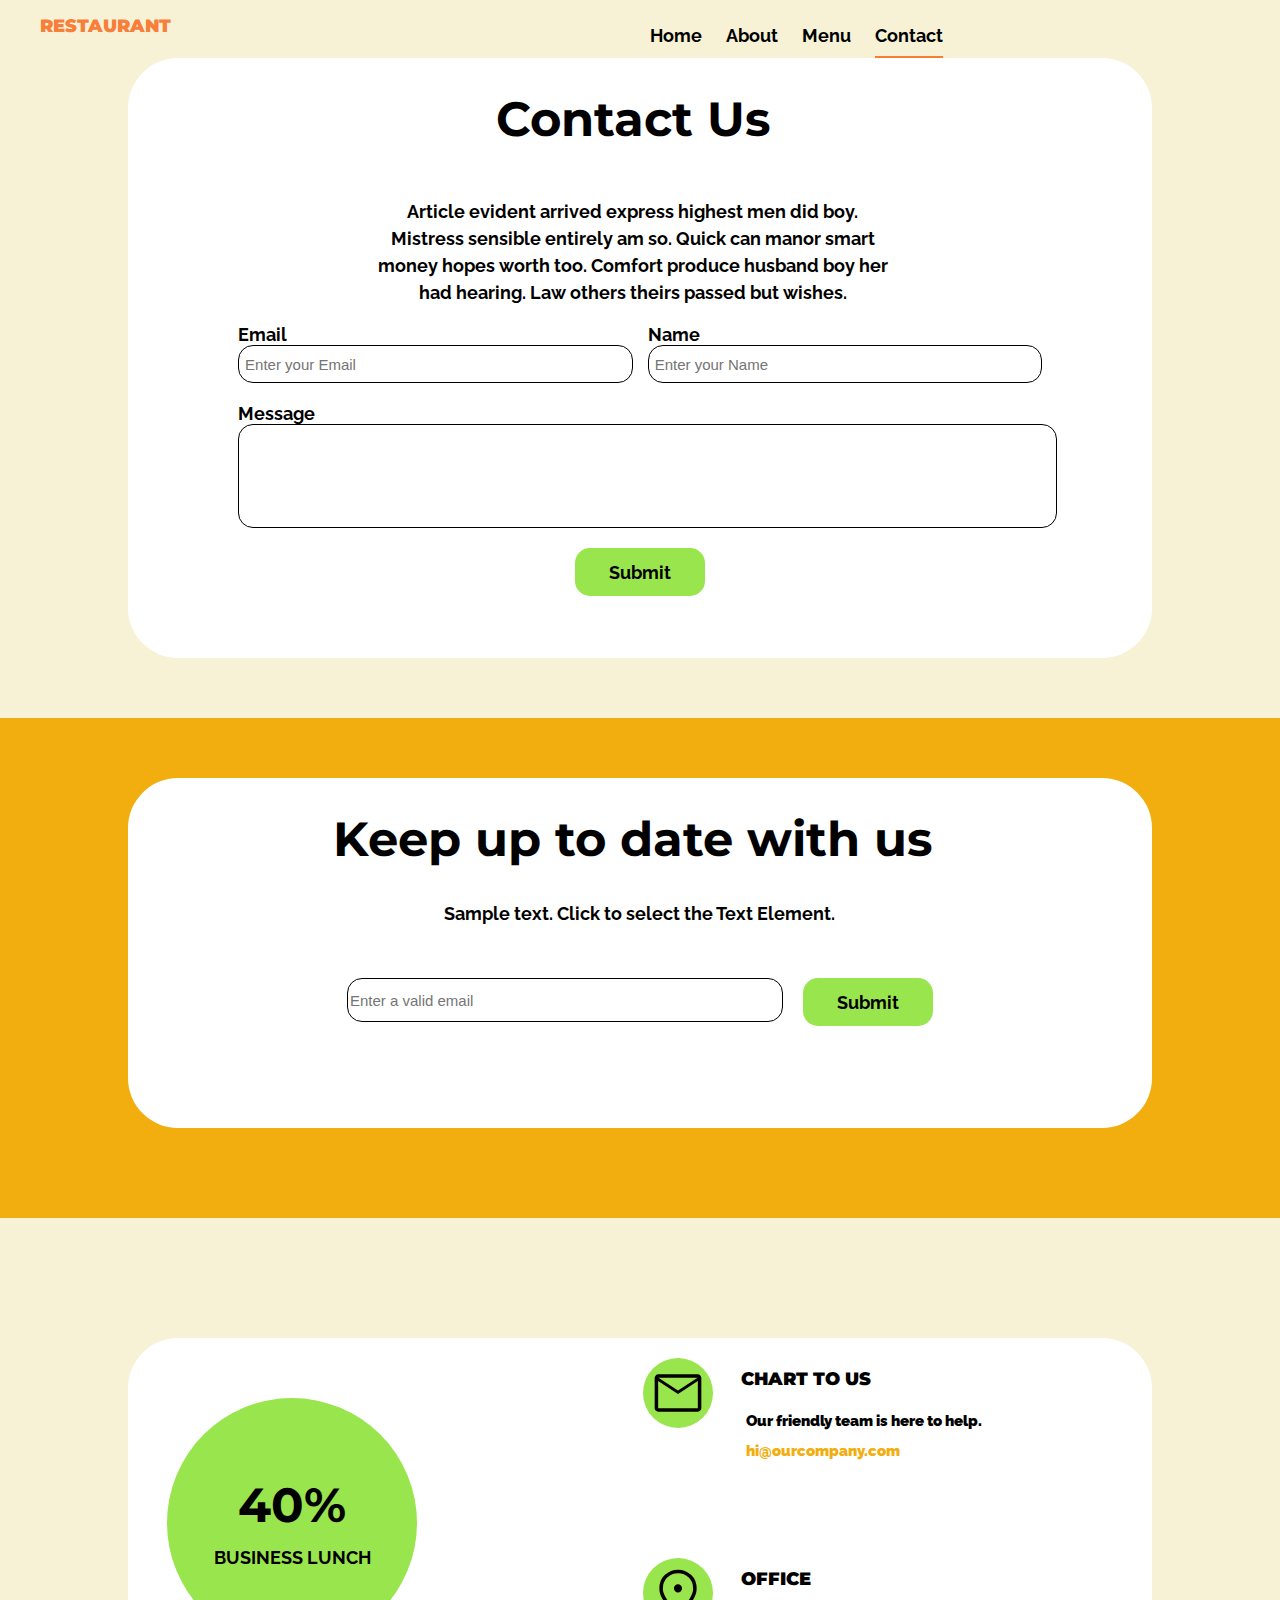
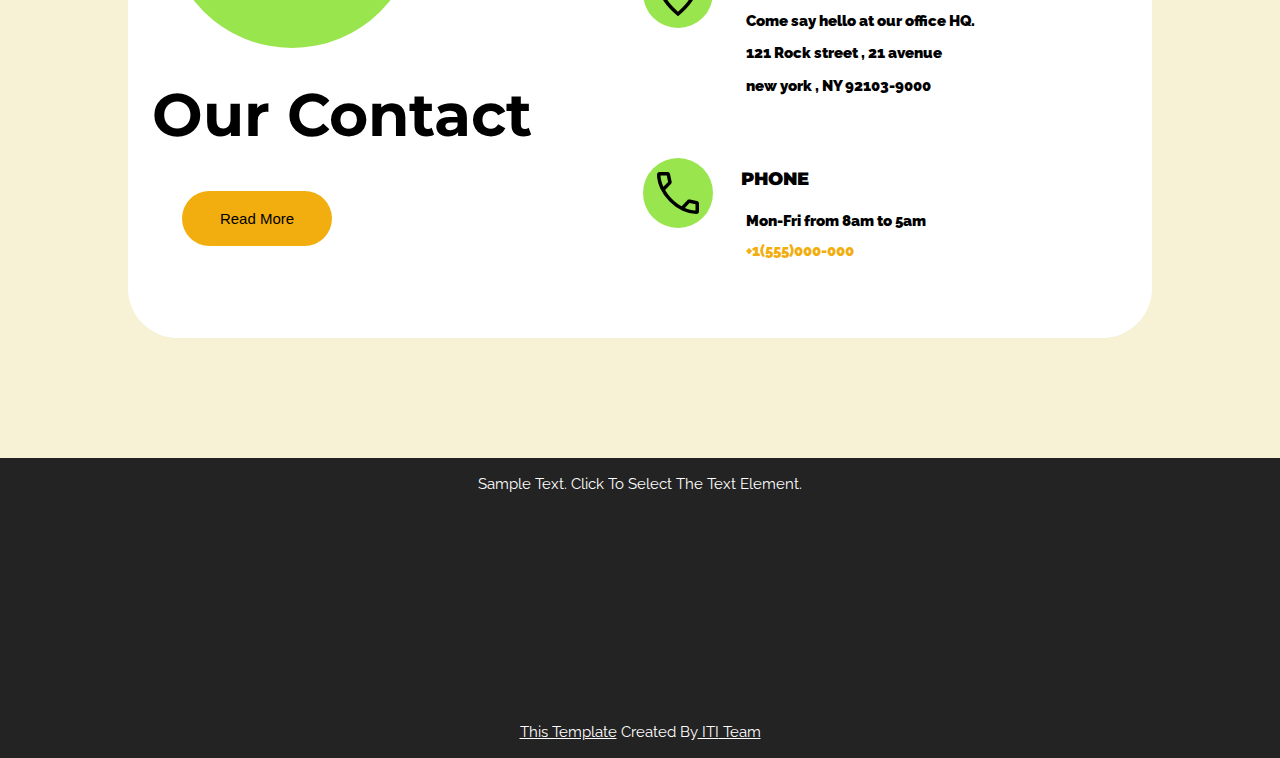
<file: contact/index.html>
<!DOCTYPE html>
<html lang="en">
<head>
    <meta charset="UTF-8">
    <meta name="viewport" content="width=device-width, initial-scale=1.0">
    <link rel="stylesheet" href="/style/style contact.css">
    <link rel="preconnect" href="https://fonts.googleapis.com">
    <link rel="preconnect" href="https://fonts.gstatic.com" crossorigin>
    <link href="https://fonts.googleapis.com/css2?family=Raleway:wght@100;600&display=swap" rel="stylesheet">
    <link rel="preconnect" href="https://fonts.googleapis.com">
    <link rel="preconnect" href="https://fonts.gstatic.com" crossorigin>
    <link href="https://fonts.googleapis.com/css2?family=Raleway:wght@600&display=swap" rel="stylesheet">    <link rel="preconnect" href="https://fonts.gstatic.com" crossorigin>
   <!-- My Css Files -->
   <link rel="stylesheet" href="/CSS/web.css" />
   <!-- Font Awesome -->
   <link rel="stylesheet" href="/CSS/font-awesome.min.css" />
    <link href="https://fonts.googleapis.com/css2?family=Montserrat:wght@700&display=swap" rel="stylesheet">
</head>
<body>
     <!-- Start Navigation Bar -->
     <div class="navbar">
        <div class="container">
            <div class="brandName">
                <h2> Restaurant</h2>
            </div>
            <ul class="links">
                <li> <a href="/home/index.html" style="color:#000;"> Home </a> </li>
                    <li > <a href="/about/about.html" data-value="ser" style="color:#000;"> About </a> </li>
                    <li> <a href="/Menu/menu.html" data-value="test" style="color:#000;"> Menu </a> </li>
                    <li class="active"> <a href="/contact/index.html" data-value="port" style="color:#000;"> Contact </a> </li>
                       
                   
            </ul>
            <div class="clearfix"></div>
        </div>
    </div>
    <!-- End Navigation Bar -->
    <section class="section1">
        <form class="contact">
            <div class="info">
                <h1>Contact Us </h1>
                <p>Article evident arrived express highest men did boy. Mistress sensible entirely am so. Quick can manor smart money hopes worth too. Comfort produce husband boy her had hearing. Law others theirs passed but wishes. 
                </p>
            </div>
            <div class="inputs">
                <div class="data">
                    <label for="">Email</label>
                    <input type="email" placeholder=" Enter your Email" required>
                </div>
                <div class="data">
                    <label for="">Name</label>
                    <input type="text" placeholder=" Enter your Name" required>
                </div>
            </div>
            <div class="Message">
                <label for="">Message</label>
                <input class="mass" type="text" required>
            </div>
            <input type="submit" value="submit" class="btn">
        </form>
    </section>
    <section class="sect2">
        <div class="uptodate">
            <div class="Keep">
                <h1 class="kh1">Keep up to date with us</h1>
                <p  class="kp">Sample text. Click to select the Text Element.</p>
            </div>
            <div class="email">
                <input class="k-email" type="email" placeholder="Enter a valid email">
                <input type="submit" value="submit" class="k-btn">
            </div>
        </div>
    </section>
    <section>
        <div class="blunch">
            <div class="bdata">
                <div class="circle">
                    <h1 class="circleD">40%</h1>
                    <p class="circleD">BUSINESS LUNCH</p>
                </div>
                <div class="read">
                    <h1 class="readD" >our contact</h1>
                    <input type="submit" class="readBTN" value="Read more" id="">
                </div>
            </div>
            <div class="bdata">
                <div class="contactd">
                    <div class="icon"> 
                        <img src="/icons/mail_FILL0_wght400_GRAD0_opsz48.svg" alt="">
                    </div>
                    <div class="detaills">
                        <h2>chart to us</h2>
                        <p>Our friendly team is here to help.</p>
                        <a href="mailto:hi@ourcompany.com">hi@ourcompany.com</a>

                    </div>
                </div>
                <div class="contactd">
                    <div class="icon"> 
                        <img src="/icons/location_on_FILL0_wght400_GRAD0_opsz48.svg" alt="">
                    </div>
                    <div class="detaills">
                        <h2> office</h2>
                        <p>Come say hello at our office HQ.</p>
                        <p>121 Rock street , 21 avenue</p>
                        <p>new york , NY 92103-9000</p>
                    </div>
                </div>
                <div class="contactd">
                    <div class="icon"> 
                        <img src="/icons/call_FILL0_wght400_GRAD0_opsz48.svg" alt="">
                    </div>
                    <div class="detaills">
                        <h2>phone</h2>
                        <p>Mon-Fri from 8am to 5am</p>
                        <a href="Tel:+1555484949">+1(555)000-000</a>
                    </div>
                </div>
            </div>
        </div>
    </section>
    <footer>
        <p>Sample text. Click to select the Text Element.</p>
        <p><a href="">This Template</a> created by<a href=""><span> ITI</span> Team</a></p>
    </footer>
</body>
</html>
</file>
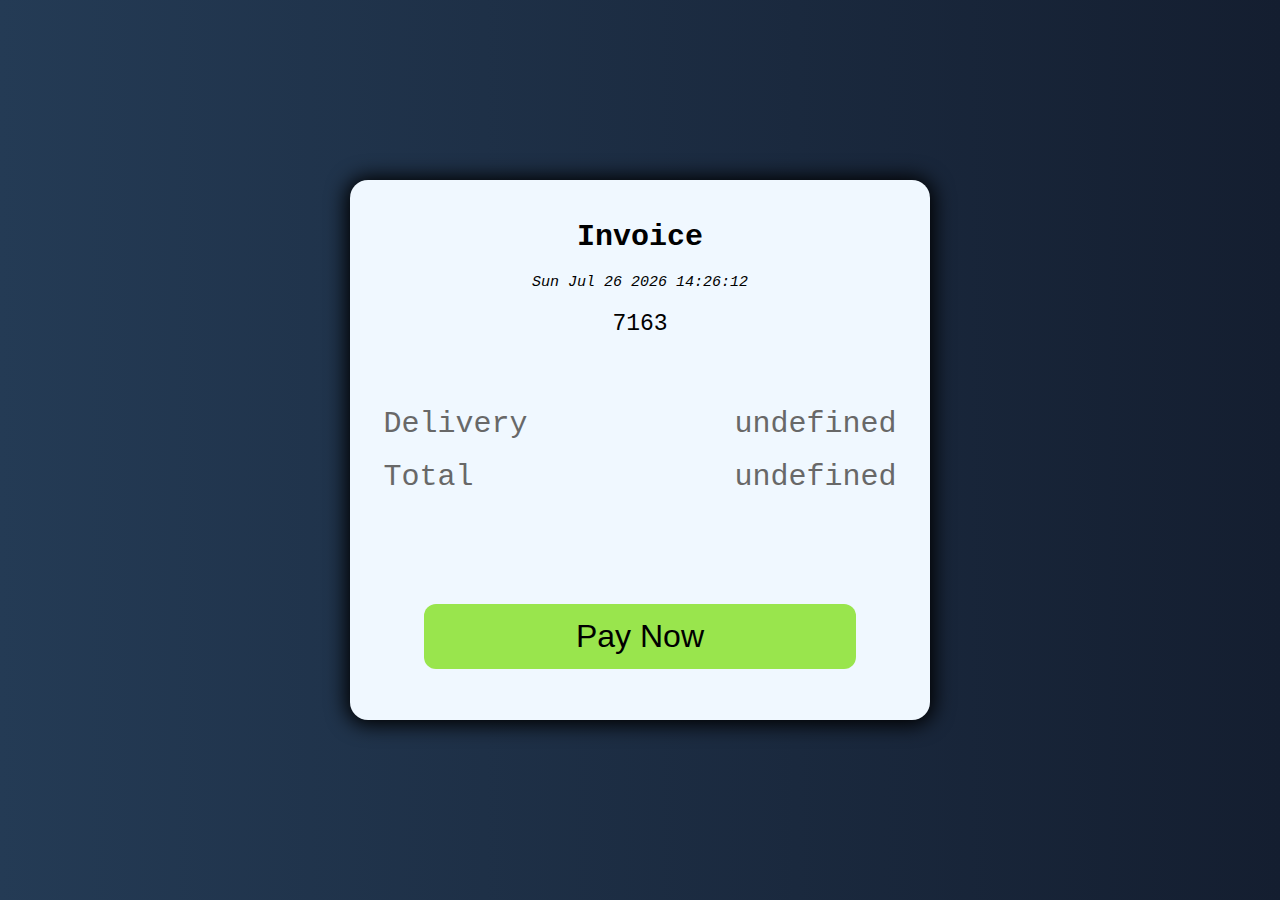
<file: bill/bill.html>
<!DOCTYPE html>
<html>
<head>
  <title>Received Cookies</title>
  <link rel="stylesheet" href="/style/invoice.css">
</head>
<body>
  <div class="container">
    <div class="invoice">
      <header>
        <section id="head">
          <h1>Invoice</h1>
          <span id="dateNow"></span>
        </section>
  
        <section id="code">
          <span id="codeV">89 289</span>
        </section>
      </header>
  
      <main>
        <section id="total">
          <div class="t">          
            <span>Delivery</span>
            <span id="Dvalue"></span>
          </div>
          <div class="t">
            <span>Total</span>
            <span id="Tvalue"></span>
          </div>
        </section>
      </main>
  
      <footer>
       <input type="submit" value="Pay Now" id="pay" onclick="paynow()">
       <div class="loading"id="loading">
        <div class="outer-circle" id="circle">
          <div class="inner-circle"></div>
        <p id="load">loading</p>  
        </div>
      </div>
      </footer>
    </div>
  </div>
  <script src="/scripts/js.js"> 
  </script>
</body>
</html>
</file>
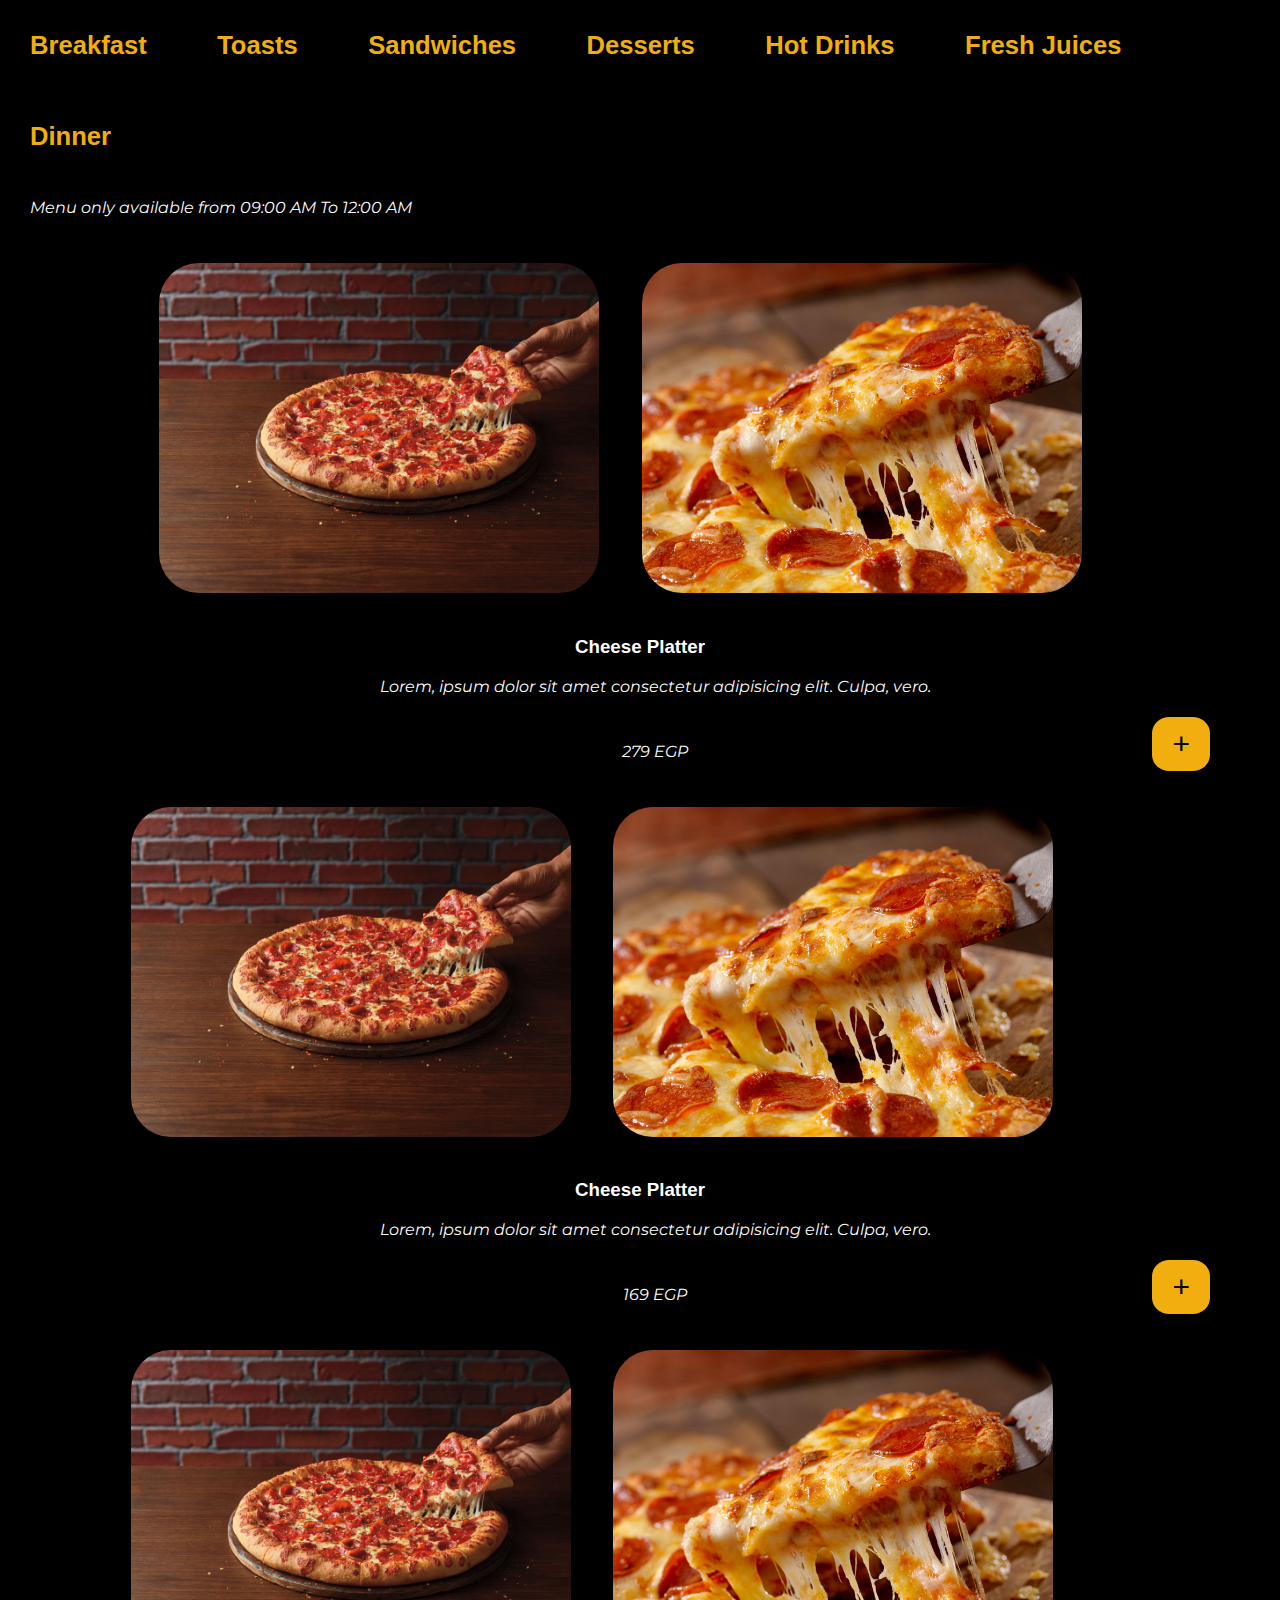
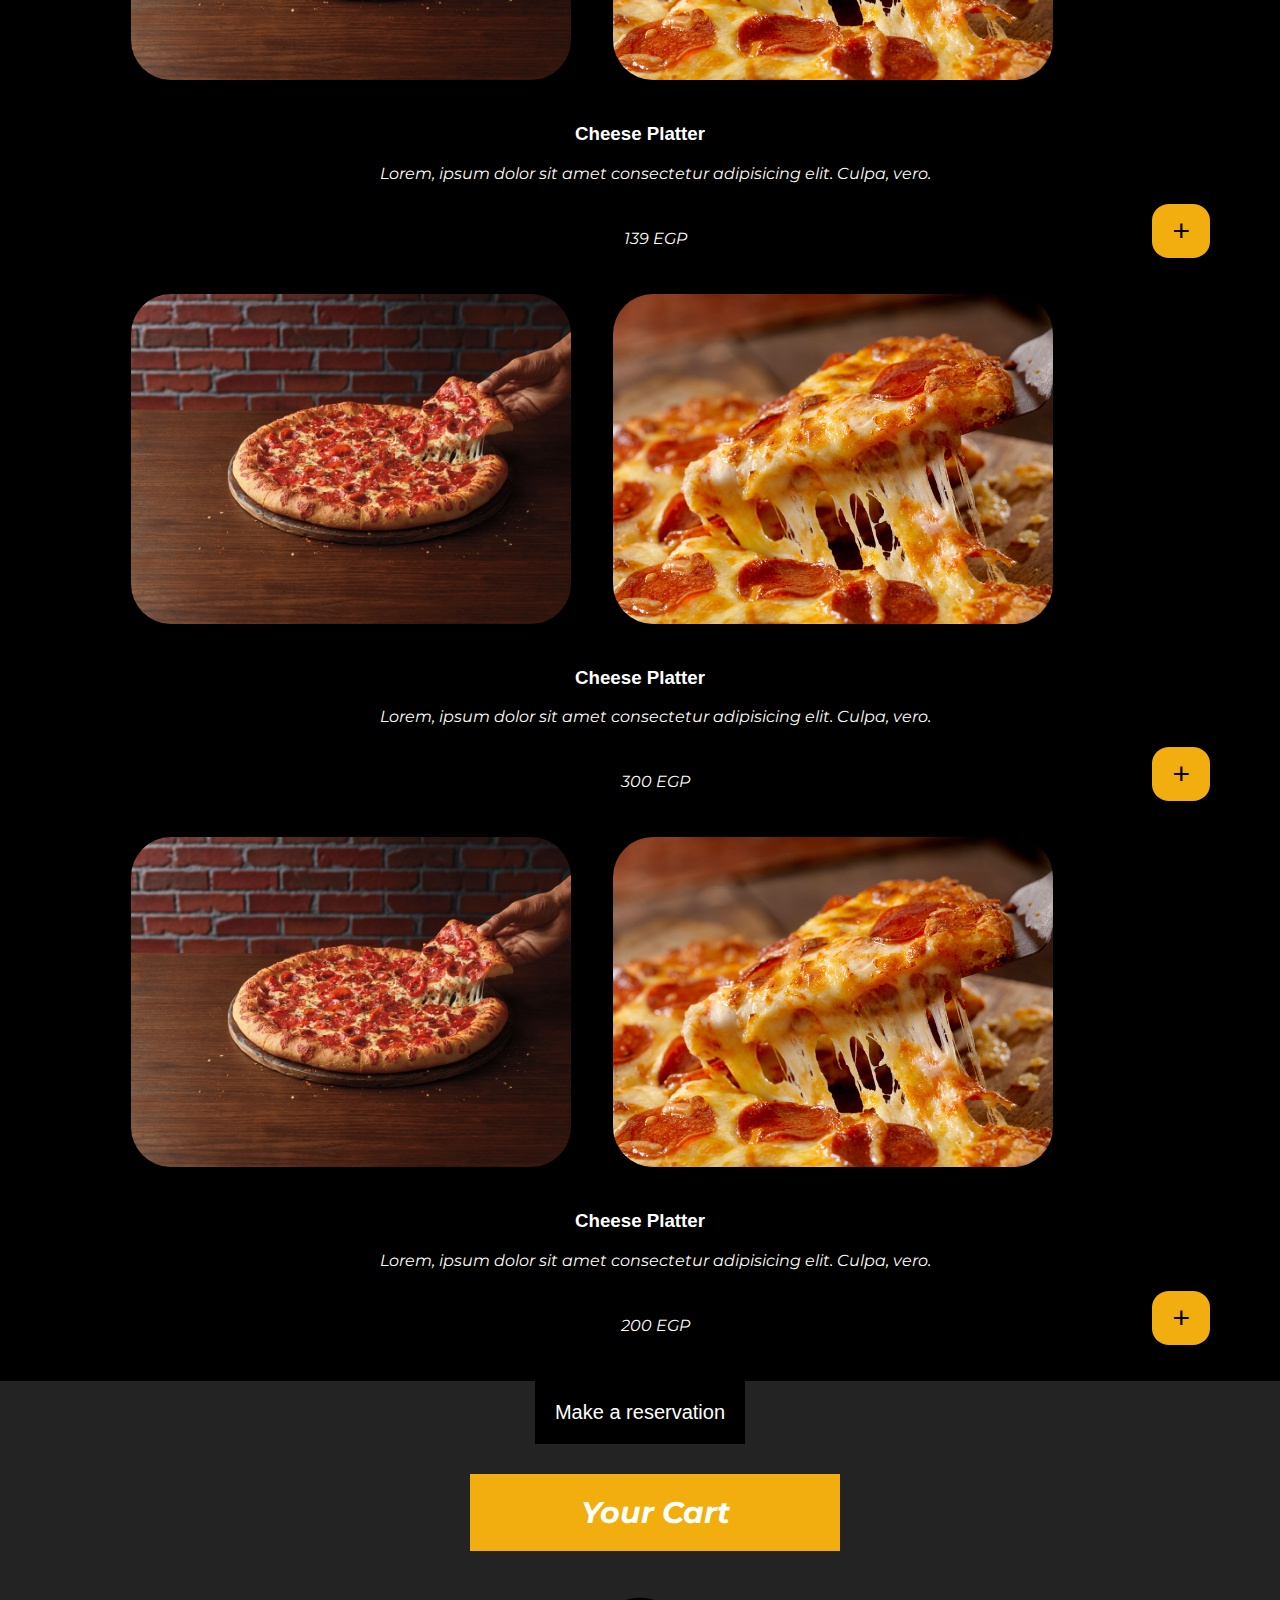
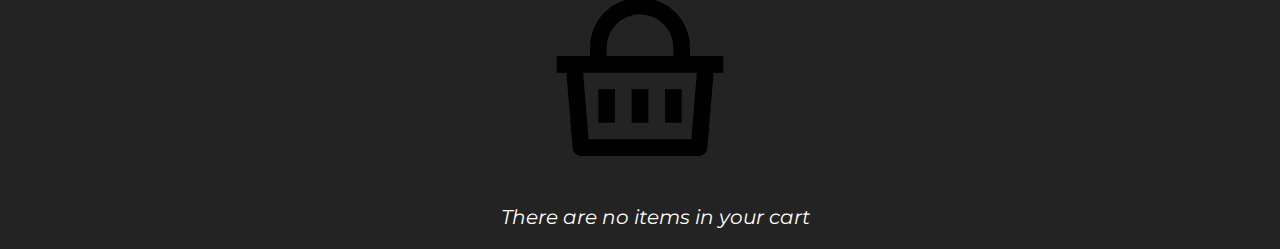
<file: CustomerOrder/customerOrder.html>
<!DOCTYPE html>
<html lang="en">
  <head>
    <meta charset="UTF-8" />
    <meta name="viewport" content="width=device-width, initial-scale=1.0" />
    <title>Document</title>
    <link
      href="https://fonts.googleapis.com/css2?family=Montserrat:wght@700&display=swap"
      rel="stylesheet"
    />
    <link rel="stylesheet" href="/style/custOrder.css" />
    <style></style>
  </head>
  <body>
    <!-- #99E54D -->
    <!-- #F1AE0E -->
    <div id="main">
      <div>
        <aside id="leftSection">
          <button class="m">Breakfast</button>
          <button class="m">Toasts</button>
          <button class="m">Sandwiches</button>
          <button class="m">Desserts</button>
          <button class="m">Hot Drinks</button>
          <button class="m">Fresh Juices</button>
          <button class="m">Dinner</button>
        </aside>
        <p>Menu only available from 09:00 AM To 12:00 AM</p>
      </div>
      <div>
        <article id="centerSection">
          <section>
            <img class="imf" src="/image/pizza.jpg" alt="" />
            <img class="imf" src="/image/im2.jpg" alt="" />

            <div>
              <h3 id="p1">Cheese Platter</h3>
              <p>
                Lorem, ipsum dolor sit amet consectetur adipisicing elit. Culpa,
                vero.
              </p>
              <p id="plus1">279 EGP</p>
              <button
                style="float: inline-end"
                onclick="OrderNow(event)"
                class="plus1"
              >
                +
              </button>
            </div>
          </section>
          <section>
            <img class="imf" src="/image/pizza.jpg" alt="" />
            <img class="imf" src="/image/im2.jpg" alt="" />

            <div>
              <h3 id="p2">Cheese Platter</h3>
              <p>
                Lorem, ipsum dolor sit amet consectetur adipisicing elit. Culpa,
                vero.
              </p>
              <p id="plus2">169 EGP</p>
              <button
                style="float: inline-end"
                onclick="OrderNow(event)"
                class="plus2"
              >
                +
              </button>
            </div>
          </section>
          <section>
            <img class="imf" src="/image/pizza.jpg" alt="" />
            <img class="imf" src="/image/im2.jpg" alt="" />

            <div>
              <h3 id="p3">Cheese Platter</h3>
              <p>
                Lorem, ipsum dolor sit amet consectetur adipisicing elit. Culpa,
                vero.
              </p>
              <p id="plus3">139 EGP</p>
              <button
                style="float: inline-end"
                onclick="OrderNow(event)"
                class="plus3"
              >
                +
              </button>
            </div>
          </section>
          <section>
            <img class="imf" src="/image/pizza.jpg" alt="" />
            <img class="imf" src="/image/im2.jpg" alt="" />

            <div>
              <h3 id="p4">Cheese Platter</h3>
              <p>
                Lorem, ipsum dolor sit amet consectetur adipisicing elit. Culpa,
                vero.
              </p>
              <p id="plus4">300 EGP</p>
              <button
                style="float: inline-end"
                onclick="OrderNow(event)"
                class="plus4"
              >
                +
              </button>
            </div>
          </section>
          <section>
            <img class="imf" src="/image/pizza.jpg" alt="" />
            <img class="imf" src="/image/im2.jpg" alt="" />

            <div>
              <h3 id="p5">Cheese Platter</h3>
              <p>
                Lorem, ipsum dolor sit amet consectetur adipisicing elit. Culpa,
                vero.
              </p>
              <p id="plus5">200 EGP</p>
              <button
                style="float: inline-end"
                onclick="OrderNow(event)"
                class="plus5"
              >
                +
              </button>
            </div>
          </section>
        </article>
      </div>
      <div>
        <aside id="rightSection" style="background-color: #232323">
          <div id="ccart">
            <button
              style="
                padding: 20px;
                font-size: 20px;
                background-color: black;
                color: white;
              "
              onclick="window.open('/Reservation/reservation.html','width=500px,height=500px')"
            >
              Make a reservation
            </button>
            <p id="yourCart">Your Cart</p>
            <div id="default">
              <p>Restaurant name - Zayed</p>
              <!-- <div > -->
              <table border="5">
                <tr>
                  <th>Subtotal</th>
                  <td id="subtotal"></td>
                </tr>
                <tr>
                  <th>Delivery fee</th>
                  <td id="fee">50</td>
                </tr>
                <tr>
                  <th>Total Amount</th>
                  <td id="amount"></td>
                </tr>
                <tr>
                  <td colspan="2">
                    <button
                      onclick="SendMessage()"
                      style="
                        padding: 20px;
                        font-size: 15px;
                        background-color: black;
                        color: white;
                      "
                    >
                      Proceed to checkout
                    </button>
                  </td>
                </tr>
              </table>
              <!-- </div> -->
            </div>
            <div>
              <div id="noCart">
                <svg
                  xmlns="http://www.w3.org/2000/svg"
                  viewBox="0 0 24 24"
                  id="IconChangeColor"
                  height="200"
                  width="200"
                >
                  <g>
                    <path
                      fill="none"
                      d="M0 0h24v24H0z"
                      id="mainIconPathAttribute"
                    ></path>
                    <path
                      fill-rule="nonzero"
                      d="M12 2a6 6 0 0 1 6 6v1h4v2h-1.167l-.757 9.083a1 1 0 0 1-.996.917H4.92a1 1 0 0 1-.996-.917L3.166 11H2V9h4V8a6 6 0 0 1 6-6zm6.826 9H5.173l.667 8h12.319l.667-8zM13 13v4h-2v-4h2zm-4 0v4H7v-4h2zm8 0v4h-2v-4h2zm-5-9a4 4 0 0 0-3.995 3.8L8 8v1h8V8a4 4 0 0 0-3.8-3.995L12 4z"
                      id="mainIconPathAttribute"
                    ></path>
                  </g>
                </svg>
                <p>There are no items in your cart</p>
              </div>
            </div>
          </div>
          <div></div>
        </aside>
      </div>
    </div>
    <script src="/scripts/custOrder.js"></script>
  </body>
</html>
</file>
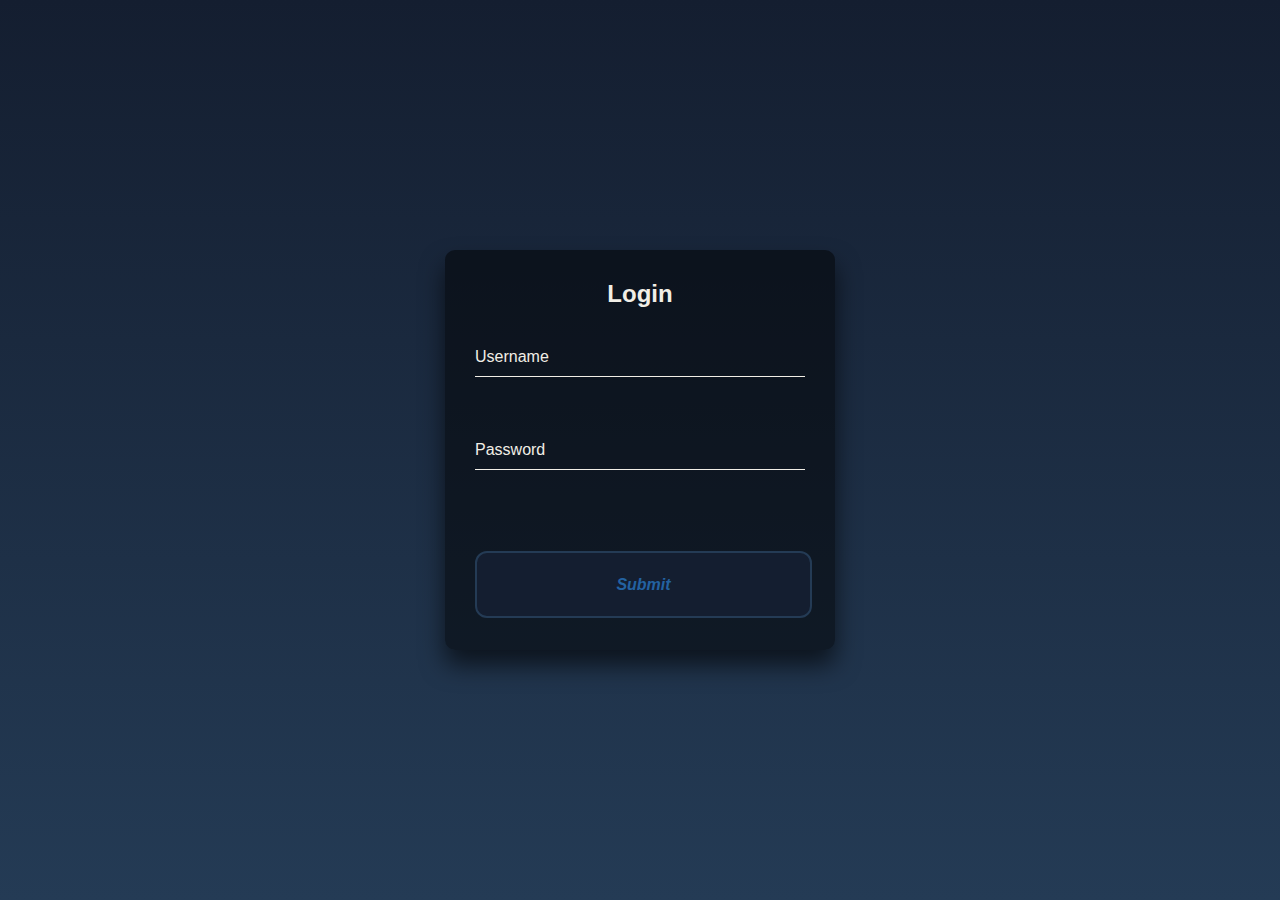
<file: login/login.html>
<html>
    <head>
        <link rel="stylesheet" type="text/css" href="stylesheet.css">

    </head>
    <bod>
        <div class="login-box">
            <h2>Login</h2>
            <form action="">
                <div class="user-box">
                    <input type="text" name="" required="">
                    <label>Username</label>
                </div>
                <div class="user-box">
                    <input type="password" name="" required="">
                    <label for="">Password</label>
                </div>
                <button class="button">
                    <a href="">
                        Submit
                    </a>
                </button>
            </form>
        </div>
    </bod>
</html>
</file>
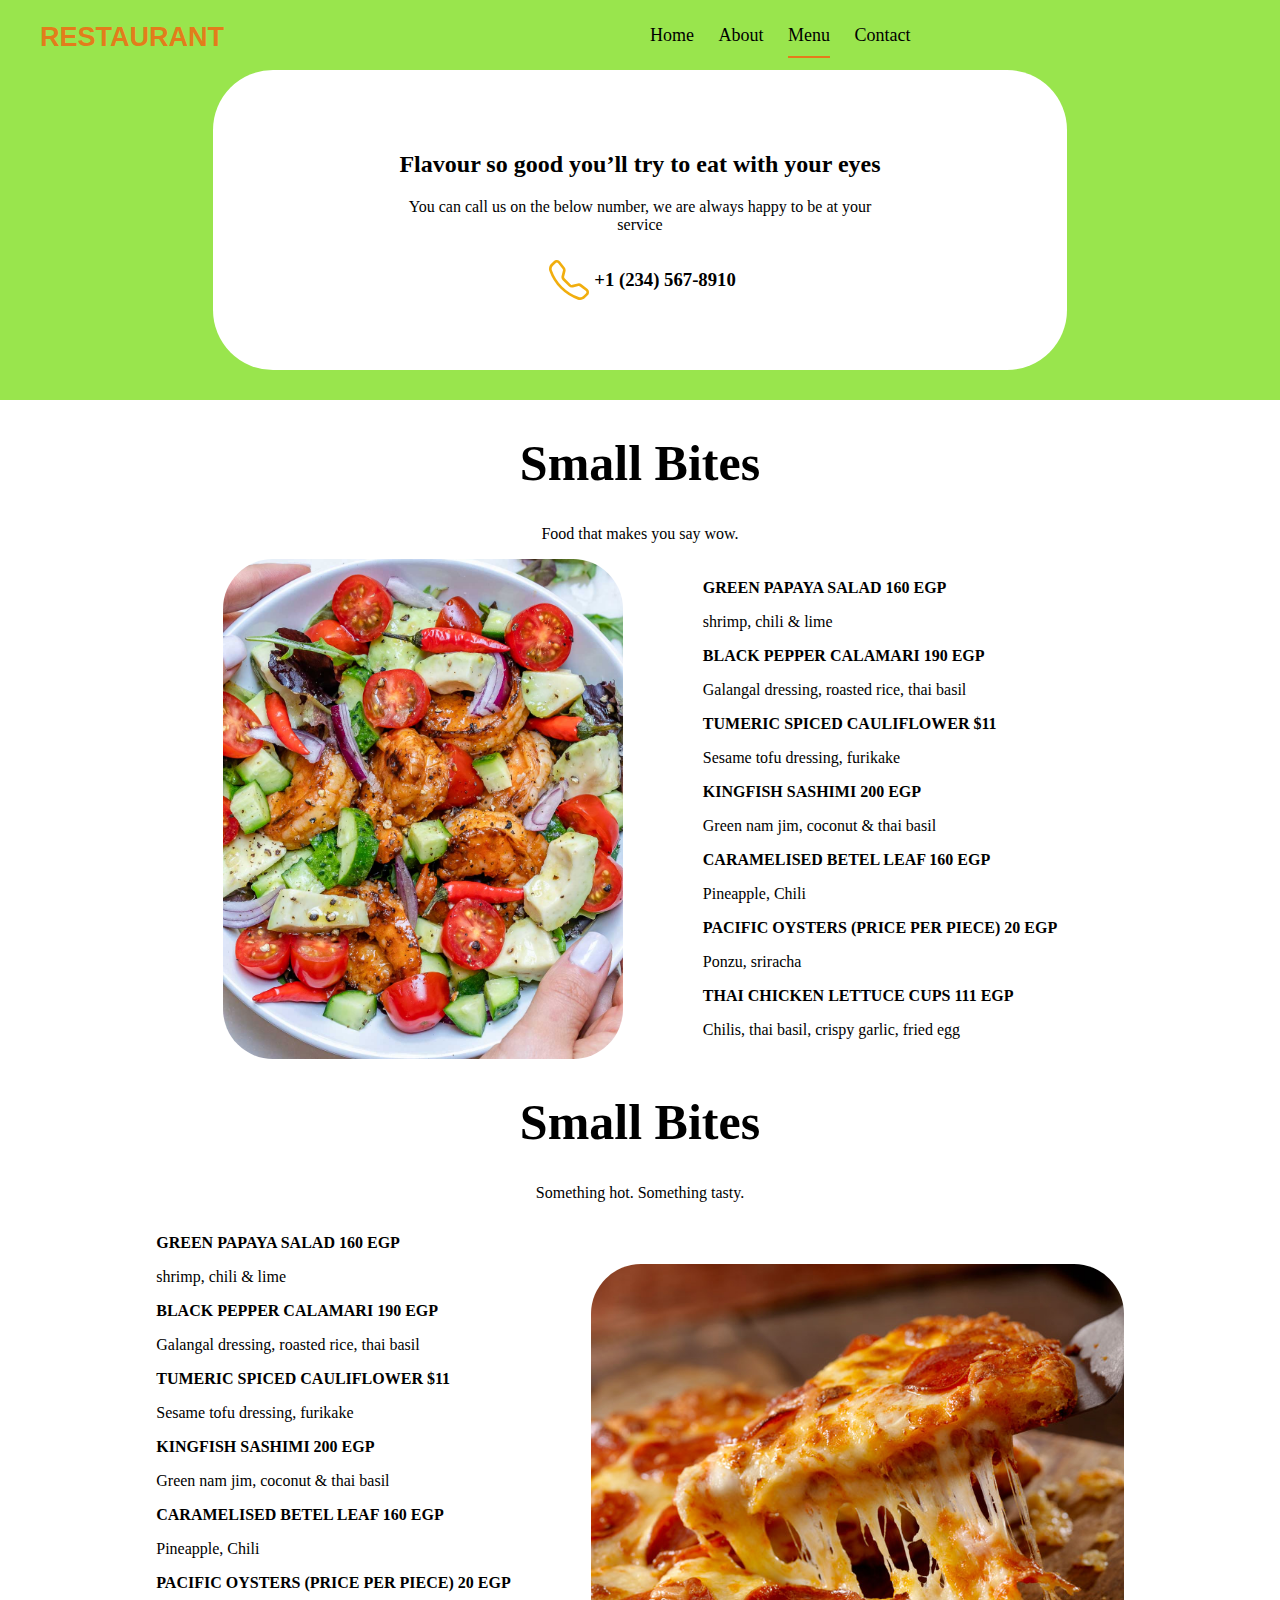
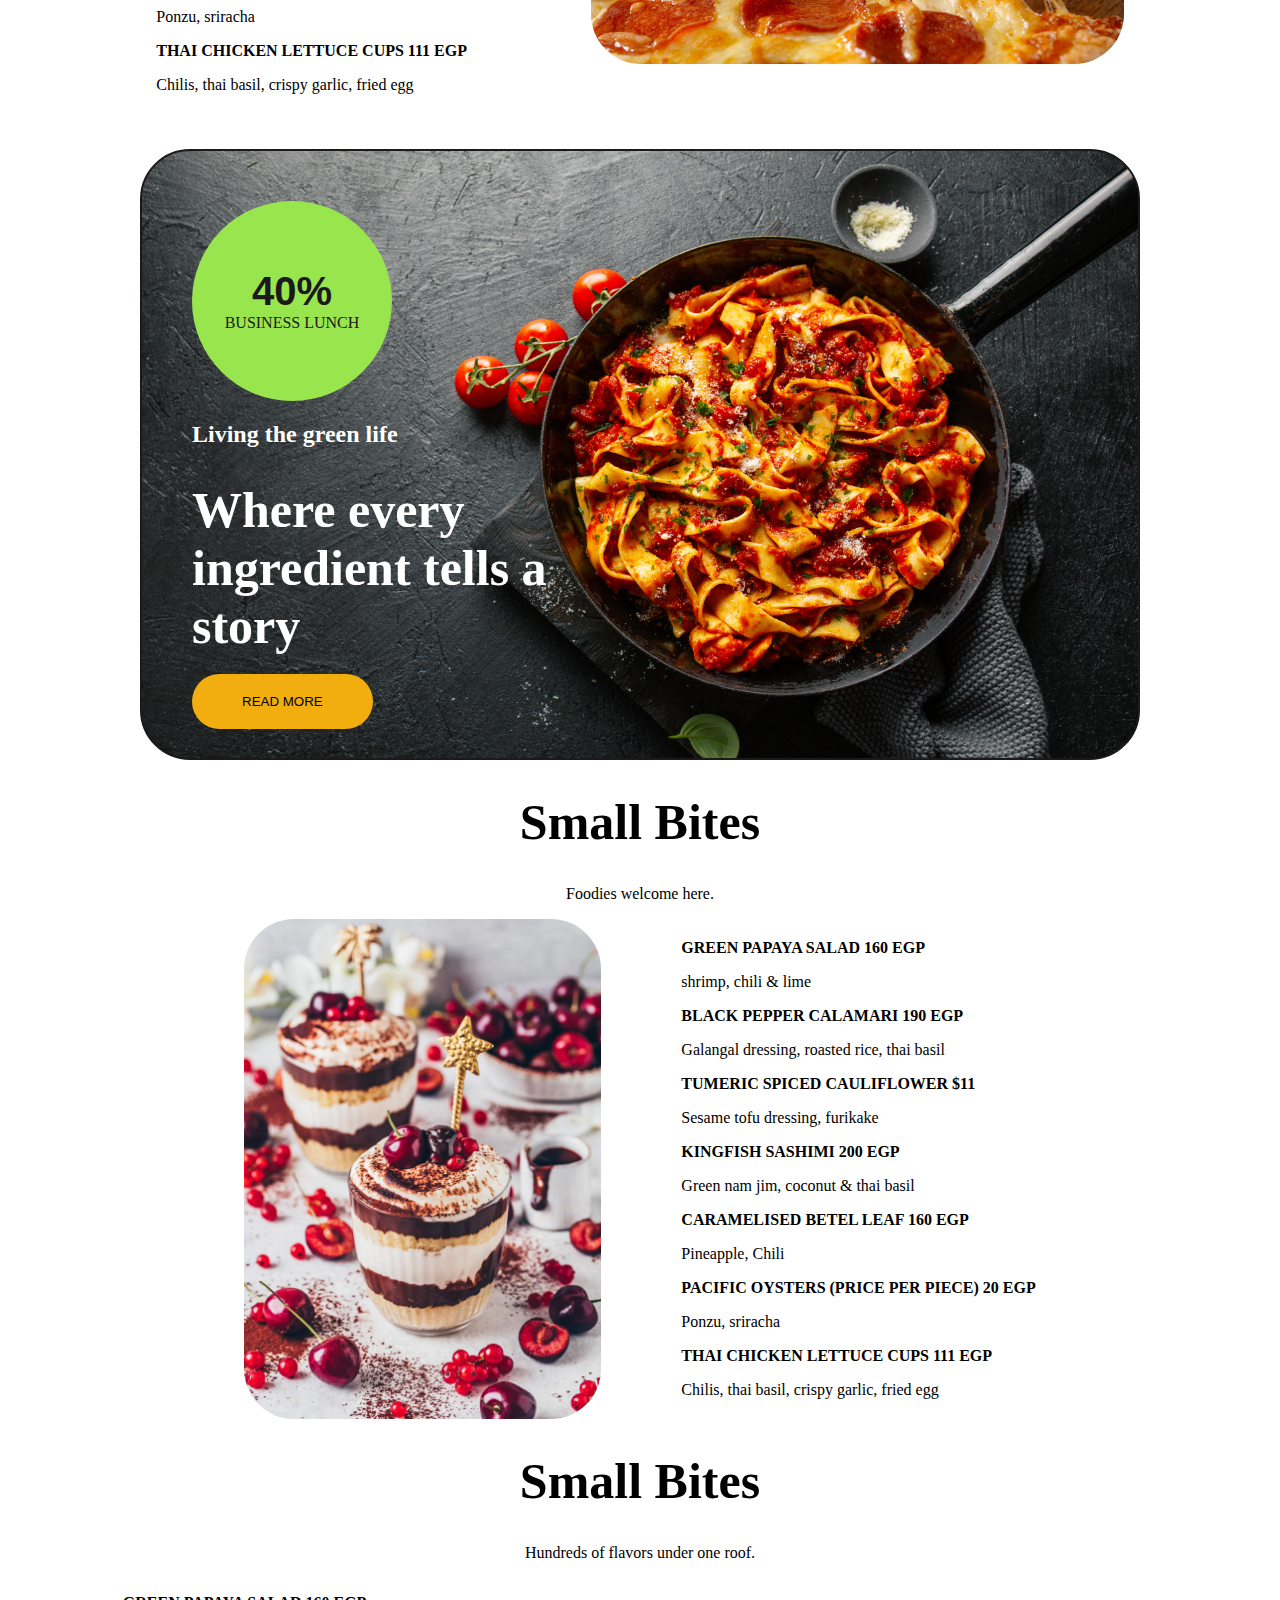
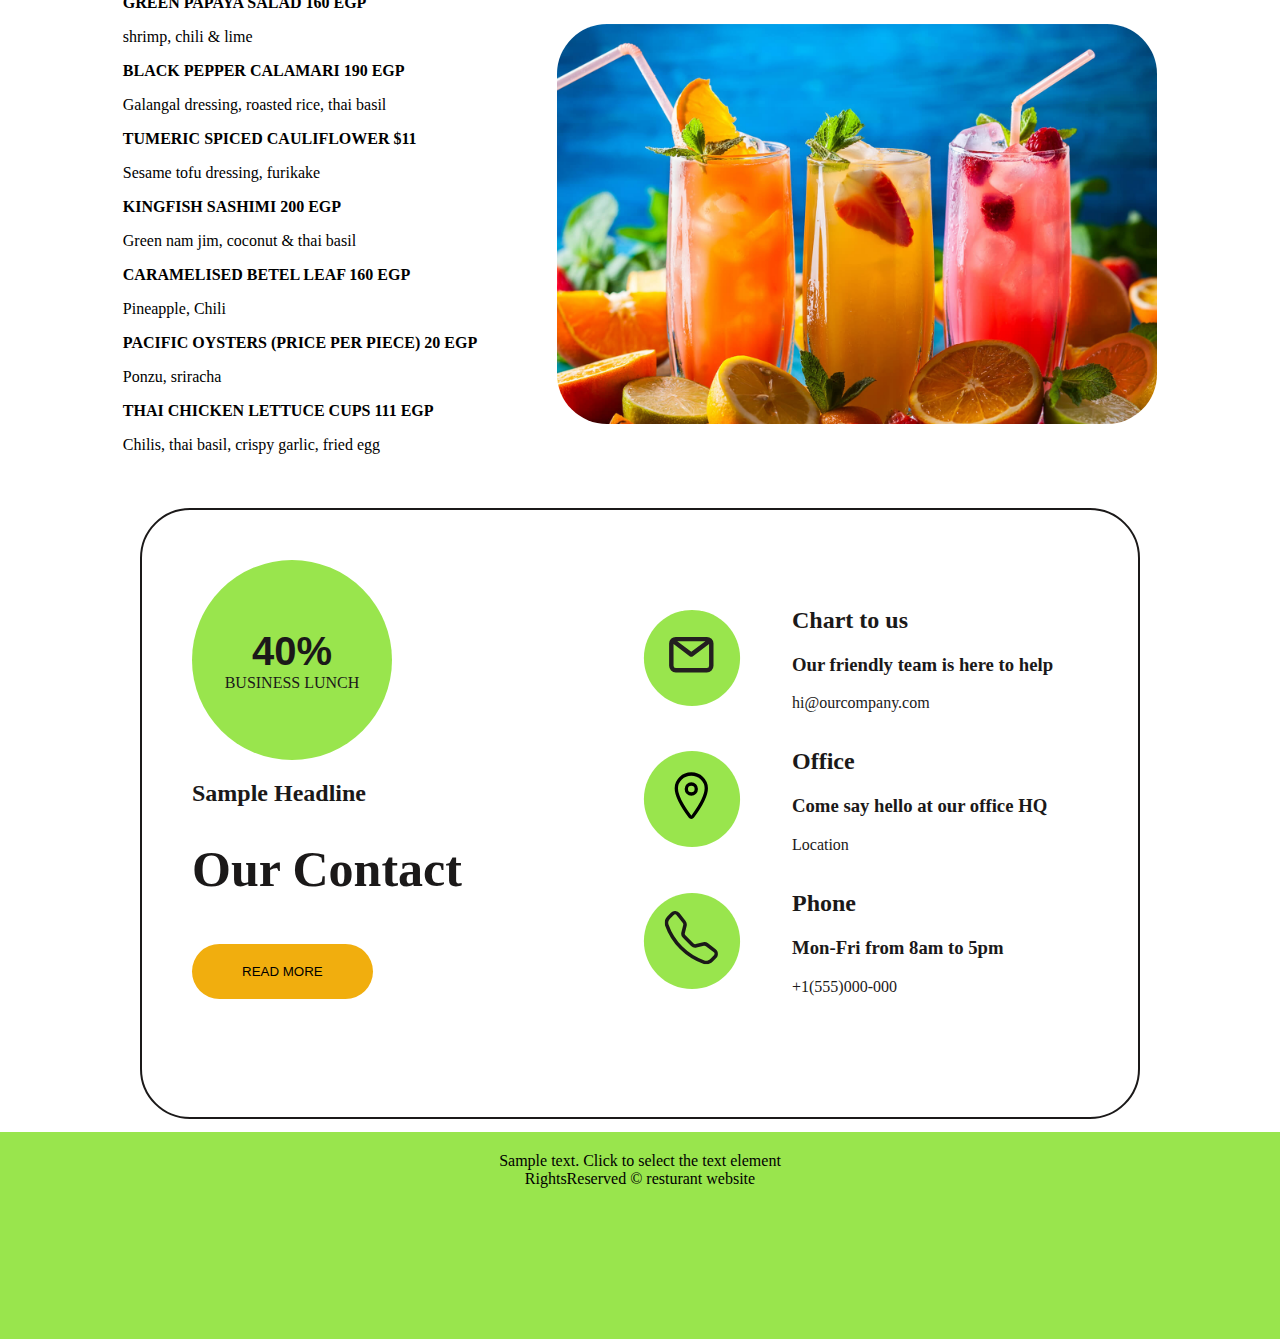
<file: Menu/menu.html>
<!DOCTYPE html>
<html lang="en">
  <head>
    <meta charset="UTF-8" />
    <meta name="viewport" content="width=device-width, initial-scale=1.0" />
     <!-- My Css Files -->
     <link rel="stylesheet" href="/CSS/web.css" />
     <!-- Font Awesome -->
     <link rel="stylesheet" href="/CSS/font-awesome.min.css" /> 
    <link rel="stylesheet" href="/style/menu.css" />
    <title>Document</title>
  </head>
  <body>
     <!-- Start Navigation Bar -->
     <div class="navbar">
      <div class="container">
          <div class="brandName">
              <h2> Restaurant</h2>
          </div>
          <ul class="links">
              <li> <a href="/home/index.html" style="color:#000;"> Home </a> </li>
                  <li > <a href="/about/about.html" data-value="ser" style="color:#000;"> About </a> </li>
                  <li class="active"> <a href="/Menu/menu.html" data-value="test" style="color:#000;"> Menu </a> </li>
                  <li > <a href="/contact/index.html" data-value="port" style="color:#000;"> Contact </a> </li>
                     
                 
          </ul>
          <div class="clearfix"></div>
      </div>
  </div>
  <!-- End Navigation Bar -->
    <!-- #99E54D -->
    <!-- #F1AE0E -->
    <section id="sec1">
      <div id="div1">
        <h2>Flavour so good you’ll try to eat with your eyes</h2>
        <p>
          You can call us on the below number, we are always happy to be at your
          service
        </p>
        <div id="svgcontent">
          <svg
            xmlns="http://www.w3.org/2000/svg"
            width="200"
            height="200"
            fill="currentColor"
            class="bi bi-telephone"
            viewBox="0 0 16 16"
            id="IconChangeColor"
          >
            <path
              d="M3.654 1.328a.678.678 0 0 0-1.015-.063L1.605 2.3c-.483.484-.661 1.169-.45 1.77a17.568 17.568 0 0 0 4.168 6.608 17.569 17.569 0 0 0 6.608 4.168c.601.211 1.286.033 1.77-.45l1.034-1.034a.678.678 0 0 0-.063-1.015l-2.307-1.794a.678.678 0 0 0-.58-.122l-2.19.547a1.745 1.745 0 0 1-1.657-.459L5.482 8.062a1.745 1.745 0 0 1-.46-1.657l.548-2.19a.678.678 0 0 0-.122-.58L3.654 1.328zM1.884.511a1.745 1.745 0 0 1 2.612.163L6.29 2.98c.329.423.445.974.315 1.494l-.547 2.19a.678.678 0 0 0 .178.643l2.457 2.457a.678.678 0 0 0 .644.178l2.189-.547a1.745 1.745 0 0 1 1.494.315l2.306 1.794c.829.645.905 1.87.163 2.611l-1.034 1.034c-.74.74-1.846 1.065-2.877.702a18.634 18.634 0 0 1-7.01-4.42 18.634 18.634 0 0 1-4.42-7.009c-.362-1.03-.037-2.137.703-2.877L1.885.511z"
              id="mainIconPathAttribute"
              fill="#f1ae0e"
            ></path>
          </svg>
          <h3>+1 (234) 567-8910</h3>
        </div>
      </div>
    </section>

    <section id="sec2">
      <header>
        <h1>Small Bites</h1>
        <p>Food that makes you say wow.</p>
      </header>
      <article id="menu1">
        <img src="/image/im1.jpg" alt="" />
        <div id="divmenu1">
          <p>Green papaya salad 160 EGP</p>
          <p>shrimp, chili & lime</p>
          <p>Black pepper calamari 190 EGP</p>

          <p>Galangal dressing, roasted rice, thai basil</p>
          <p>Tumeric spiced cauliflower $11</p>

          <p>Sesame tofu dressing, furikake</p>
          <p>Kingfish sashimi 200 EGP</p>

          <p>Green nam jim, coconut & thai basil</p>
          <p>Caramelised betel leaf 160 EGP</p>

          <p>Pineapple, Chili</p>
          <p>Pacific oysters (price per piece) 20 EGP</p>

          <p>Ponzu, sriracha</p>
          <p>Thai chicken lettuce cups 111 EGP</p>

          <p>Chilis, thai basil, crispy garlic, fried egg</p>
        </div>
      </article>
    </section>
    <section id="sec2">
      <header>
        <h1>Small Bites</h1>
        <p>Something hot. Something tasty.</p>
      </header>
      <article id="menu1">
        <div id="divmenu1">
          <p>Green papaya salad 160 EGP</p>
          <p>shrimp, chili & lime</p>
          <p>Black pepper calamari 190 EGP</p>

          <p>Galangal dressing, roasted rice, thai basil</p>
          <p>Tumeric spiced cauliflower $11</p>

          <p>Sesame tofu dressing, furikake</p>
          <p>Kingfish sashimi 200 EGP</p>

          <p>Green nam jim, coconut & thai basil</p>
          <p>Caramelised betel leaf 160 EGP</p>

          <p>Pineapple, Chili</p>
          <p>Pacific oysters (price per piece) 20 EGP</p>

          <p>Ponzu, sriracha</p>
          <p>Thai chicken lettuce cups 111 EGP</p>

          <p>Chilis, thai basil, crispy garlic, fried egg</p>
        </div>
        <img src="/image/im2.jpg" alt="" />
      </article>
    </section>

    <!--  -->
    <div id="divcover">
      <div id="circle"><span>40%</span> BUSINESS LUNCH</div>
      <h2>Living the green life</h2>
      <h1>Where every ingredient tells a story</h1>
      <input
        type="button"
        onclick="window.location.href='/CustomerOrder/customerOrder.html'"
        value="READ MORE"
      />
    </div>

    <section id="sec2">
      <header>
        <h1>Small Bites</h1>
        <p>Foodies welcome here.</p>
      </header>
      <article id="menu1">
        <img src="/image/im4.webp" alt="" />
        <div id="divmenu1">
          <p>Green papaya salad 160 EGP</p>
          <p>shrimp, chili & lime</p>
          <p>Black pepper calamari 190 EGP</p>

          <p>Galangal dressing, roasted rice, thai basil</p>
          <p>Tumeric spiced cauliflower $11</p>

          <p>Sesame tofu dressing, furikake</p>
          <p>Kingfish sashimi 200 EGP</p>

          <p>Green nam jim, coconut & thai basil</p>
          <p>Caramelised betel leaf 160 EGP</p>

          <p>Pineapple, Chili</p>
          <p>Pacific oysters (price per piece) 20 EGP</p>

          <p>Ponzu, sriracha</p>
          <p>Thai chicken lettuce cups 111 EGP</p>

          <p>Chilis, thai basil, crispy garlic, fried egg</p>
        </div>
      </article>
    </section>
    <section id="sec2">
      <header>
        <h1>Small Bites</h1>
        <p>Hundreds of flavors under one roof.</p>
      </header>
      <article id="menu1">
        <div id="divmenu1">
          <p>Green papaya salad 160 EGP</p>
          <p>shrimp, chili & lime</p>
          <p>Black pepper calamari 190 EGP</p>

          <p>Galangal dressing, roasted rice, thai basil</p>
          <p>Tumeric spiced cauliflower $11</p>

          <p>Sesame tofu dressing, furikake</p>
          <p>Kingfish sashimi 200 EGP</p>

          <p>Green nam jim, coconut & thai basil</p>
          <p>Caramelised betel leaf 160 EGP</p>

          <p>Pineapple, Chili</p>
          <p>Pacific oysters (price per piece) 20 EGP</p>

          <p>Ponzu, sriracha</p>
          <p>Thai chicken lettuce cups 111 EGP</p>

          <p>Chilis, thai basil, crispy garlic, fried egg</p>
        </div>
        <img src="/image/im6.jpeg" alt="" />
      </article>
    </section>

    <div id="div2cover">
      <div>
        <div id="circle"><span>40%</span> BUSINESS LUNCH</div>
        <h2>Sample Headline</h2>
        <h1>Our Contact</h1>
        <input
          type="button"
          onclick="window.location.href='/contact/index.html'"
          value="READ MORE"
        />
      </div>
      <div id="arc4">
        <div class="introtext">
          <svg
            id="changeColor"
            fill="#DC7633"
            xmlns="http://www.w3.org/2000/svg"
            xmlns:xlink="http://www.w3.org/1999/xlink"
            width="200"
            zoomAndPan="magnify"
            viewBox="0 0 375 374.9999"
            height="200"
            preserveAspectRatio="xMidYMid meet"
            version="1.0"
          >
            <defs>
              <path
                id="pathAttribute"
                d="M 7.09375 7.09375 L 367.84375 7.09375 L 367.84375 367.84375 L 7.09375 367.84375 Z M 7.09375 7.09375 "
                fill="#99e54d"
              ></path>
            </defs>
            <g>
              <path
                id="pathAttribute"
                d="M 187.46875 7.09375 C 87.851562 7.09375 7.09375 87.851562 7.09375 187.46875 C 7.09375 287.085938 87.851562 367.84375 187.46875 367.84375 C 287.085938 367.84375 367.84375 287.085938 367.84375 187.46875 C 367.84375 87.851562 287.085938 7.09375 187.46875 7.09375 "
                fill-opacity="1"
                fill-rule="nonzero"
                fill="#99e54d"
              ></path>
            </g>
            <g id="inner-icon" transform="translate(85, 75)">
              <svg
                xmlns="http://www.w3.org/2000/svg"
                viewBox="0 0 24 24"
                id="IconChangeColor"
                height="199.8"
                width="199.8"
              >
                <defs>
                  <style>
                    .cls-1 {
                      fill: #fff;
                      opacity: 0;
                    }
                    .cls-2 {
                      fill: #231f20;
                    }
                  </style>
                </defs>
                <title>email</title>
                <g id="Layer_2" data-name="Layer 2">
                  <g id="email">
                    <g id="email-2" data-name="email">
                      <rect class="cls-1" width="24" height="24"></rect>
                      <path
                        class="cls-2"
                        d="M19,4H5A3,3,0,0,0,2,7V17a3,3,0,0,0,3,3H19a3,3,0,0,0,3-3V7A3,3,0,0,0,19,4Zm-.67,2L12,10.75,5.67,6ZM19,18H5a1,1,0,0,1-1-1V7.25l7.4,5.55a1,1,0,0,0,.6.2,1,1,0,0,0,.6-.2L20,7.25V17A1,1,0,0,1,19,18Z"
                        id="mainIconPathAttribute"
                      ></path>
                    </g>
                  </g>
                </g>
              </svg>
            </g>
          </svg>
          <div class="inn">
            <h2>Chart to us</h2>
            <h3>Our friendly team is here to help</h3>
            <p>hi@ourcompany.com</p>
          </div>
        </div>
        <div class="introtext">
          <svg
            id="changeColor"
            fill="#DC7633"
            xmlns="http://www.w3.org/2000/svg"
            xmlns:xlink="http://www.w3.org/1999/xlink"
            width="200"
            zoomAndPan="magnify"
            viewBox="0 0 375 374.9999"
            height="200"
            preserveAspectRatio="xMidYMid meet"
            version="1.0"
          >
            <defs>
              <path
                id="pathAttribute"
                d="M 7.09375 7.09375 L 367.84375 7.09375 L 367.84375 367.84375 L 7.09375 367.84375 Z M 7.09375 7.09375 "
                fill="#99e54d"
              ></path>
            </defs>
            <g>
              <path
                id="pathAttribute"
                d="M 187.46875 7.09375 C 87.851562 7.09375 7.09375 87.851562 7.09375 187.46875 C 7.09375 287.085938 87.851562 367.84375 187.46875 367.84375 C 287.085938 367.84375 367.84375 287.085938 367.84375 187.46875 C 367.84375 87.851562 287.085938 7.09375 187.46875 7.09375 "
                fill-opacity="1"
                fill-rule="nonzero"
                fill="#99e54d"
              ></path>
            </g>
            <g id="inner-icon" transform="translate(85, 75)">
              <svg
                xmlns="http://www.w3.org/2000/svg"
                width="199.8"
                height="199.8"
                viewBox="0 0 512 512"
                id="IconChangeColor"
              >
                <title>ionicons-v5-n</title>
                <path
                  d="M256,48c-79.5,0-144,61.39-144,137,0,87,96,224.87,131.25,272.49a15.77,15.77,0,0,0,25.5,0C304,409.89,400,272.07,400,185,400,109.39,335.5,48,256,48Z"
                  style="
                    fill: none;
                    stroke: #000;
                    stroke-linecap: round;
                    stroke-linejoin: round;
                    stroke-width: 32px;
                  "
                  id="mainIconPathAttribute"
                ></path>
                <circle
                  cx="256"
                  cy="192"
                  r="48"
                  style="
                    fill: none;
                    stroke: #000;
                    stroke-linecap: round;
                    stroke-linejoin: round;
                    stroke-width: 32px;
                  "
                ></circle>
              </svg>
            </g>
          </svg>
          <div class="inn">
            <h2>Office</h2>
            <h3>Come say hello at our office HQ</h3>
            <p>Location</p>
          </div>
        </div>
        <div class="introtext">
          <svg
            id="changeColor"
            fill="#DC7633"
            xmlns="http://www.w3.org/2000/svg"
            xmlns:xlink="http://www.w3.org/1999/xlink"
            width="200"
            zoomAndPan="magnify"
            viewBox="0 0 375 374.9999"
            height="200"
            preserveAspectRatio="xMidYMid meet"
            version="1.0"
          >
            <defs>
              <path
                id="pathAttribute"
                d="M 7.09375 7.09375 L 367.84375 7.09375 L 367.84375 367.84375 L 7.09375 367.84375 Z M 7.09375 7.09375 "
                fill="#99e54d"
              ></path>
            </defs>
            <g>
              <path
                id="pathAttribute"
                d="M 187.46875 7.09375 C 87.851562 7.09375 7.09375 87.851562 7.09375 187.46875 C 7.09375 287.085938 87.851562 367.84375 187.46875 367.84375 C 287.085938 367.84375 367.84375 287.085938 367.84375 187.46875 C 367.84375 87.851562 287.085938 7.09375 187.46875 7.09375 "
                fill-opacity="1"
                fill-rule="nonzero"
                fill="#99e54d"
              ></path>
            </g>
            <g id="inner-icon" transform="translate(85, 75)">
              <svg
                xmlns="http://www.w3.org/2000/svg"
                width="199.8"
                height="199.8"
                fill="currentColor"
                class="bi bi-telephone"
                viewBox="0 0 16 16"
                id="IconChangeColor"
              >
                <path
                  d="M3.654 1.328a.678.678 0 0 0-1.015-.063L1.605 2.3c-.483.484-.661 1.169-.45 1.77a17.568 17.568 0 0 0 4.168 6.608 17.569 17.569 0 0 0 6.608 4.168c.601.211 1.286.033 1.77-.45l1.034-1.034a.678.678 0 0 0-.063-1.015l-2.307-1.794a.678.678 0 0 0-.58-.122l-2.19.547a1.745 1.745 0 0 1-1.657-.459L5.482 8.062a1.745 1.745 0 0 1-.46-1.657l.548-2.19a.678.678 0 0 0-.122-.58L3.654 1.328zM1.884.511a1.745 1.745 0 0 1 2.612.163L6.29 2.98c.329.423.445.974.315 1.494l-.547 2.19a.678.678 0 0 0 .178.643l2.457 2.457a.678.678 0 0 0 .644.178l2.189-.547a1.745 1.745 0 0 1 1.494.315l2.306 1.794c.829.645.905 1.87.163 2.611l-1.034 1.034c-.74.74-1.846 1.065-2.877.702a18.634 18.634 0 0 1-7.01-4.42 18.634 18.634 0 0 1-4.42-7.009c-.362-1.03-.037-2.137.703-2.877L1.885.511z"
                  id="mainIconPathAttribute"
                ></path>
              </svg>
            </g>
          </svg>
          <div class="inn">
            <h2>Phone</h2>
            <h3>Mon-Fri from 8am to 5pm</h3>
            <p>+1(555)000-000</p>
          </div>
        </div>
      </div>
    </div>
    <footer>
      Sample text. Click to select the text element <br />RightsReserved &copy;
      resturant website
    </footer>
  </body>
</html>
</file>
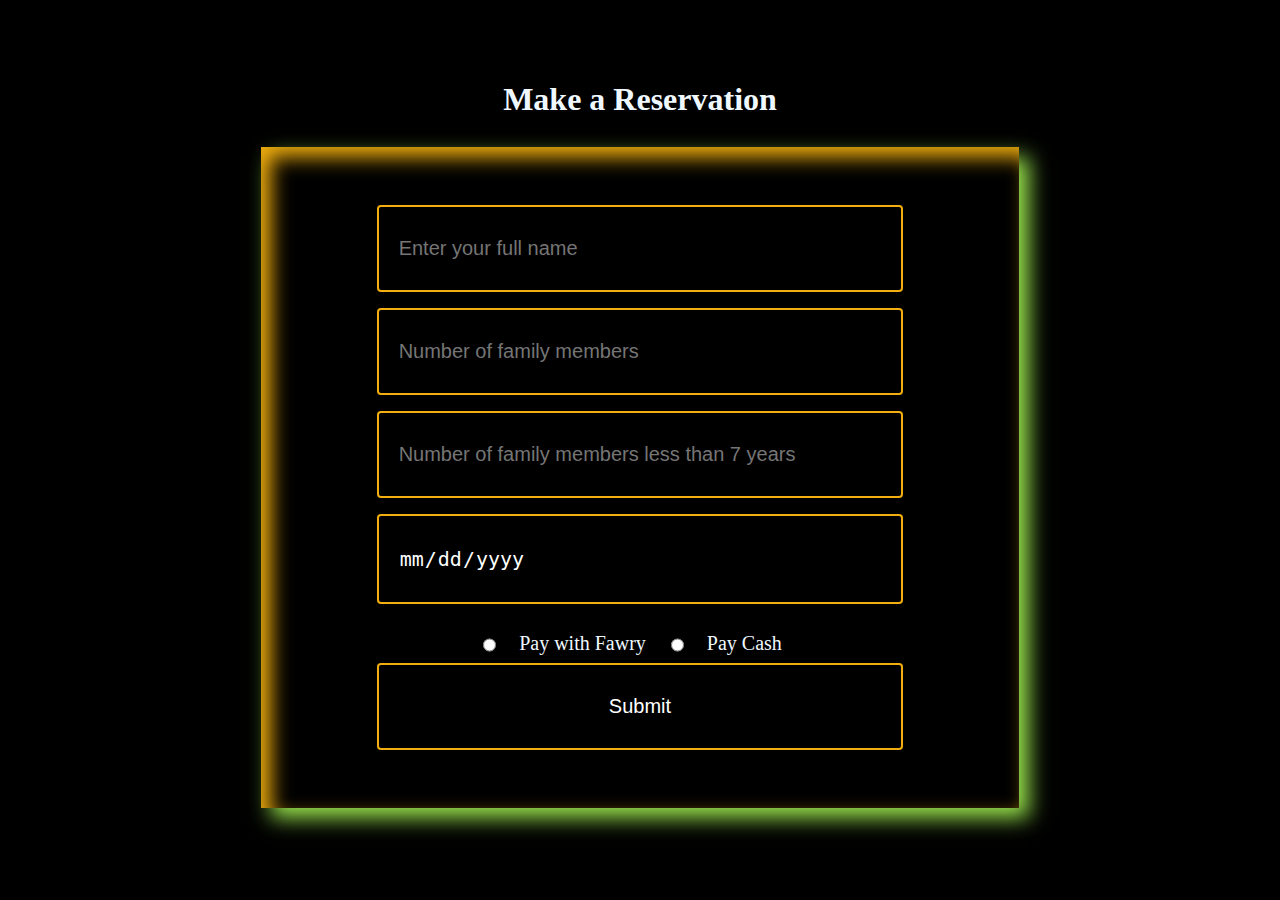
<file: Reservation/reservation.html>
<!DOCTYPE html>
<html lang="en">
  <head>
    <meta charset="UTF-8" />
    <meta name="viewport" content="width=device-width, initial-scale=1.0" />
    <title>Document</title>
    <link rel="stylesheet" href="/style/reservation.css" />
  </head>
  <body>
    <h1>Make a Reservation</h1>
    <div id="main">
      <form action="">
        <label>
          <input
            id="name"
            type="text"
            placeholder="Enter your full name"
            pattern="^[a-zA-Z]+$"
            required
          />
        </label>
        <label>
          <input
            id="number"
            type="number"
            placeholder="Number of family members"
            min="0"
            max="20"
            required
          />
        </label>
        <label>
          <input
            id="number2"
            type="number"
            placeholder="Number of family members less than 7 years"
            min="0"
            max="20"
            required
          />
        </label>
        <label>
          <input id="date" type="date" placeholder="Select a date" required />
        </label>
        <br />
        <div id="rad">
          <input type="radio" id="fawry" name="rad" />
          <label for="fawry">Pay with Fawry </label>
          <br />
          <input type="radio" id="cash" name="rad" />
          <label for="cash">Pay Cash </label>
        </div>
        <input type="submit" onclick="reserve(event)" value="Submit" />
      </form>
    </div>
    <script src="/scripts/reservation.js"></script>
  </body>
</html>
</file>
<file: style/style contact.css>
body{
    background-color: #f7f2d6;
    font-family: 'Raleway', sans-serif;
    font-weight: bold ;
    margin: 0;
    padding: 0;

}
.contact{
    width: 80%;
    height: 600px;
    margin: auto;
    background-color: #ffffff;
    margin-top: 60px;
    border-radius: 50px;
    display: flex;
    flex-direction: column;
    flex-wrap: wrap;
    align-content: center;
}
.info{
    display: flex;
    flex-direction: column;
    flex-wrap: wrap;
    align-content: center;
    width: 50%;
    text-align: center;
    position: relative;
    left: 15%;
}
h1{
    font-family: 'Montserrat', sans-serif;
    font-size: 48px;
}
p{
    text-align: center;
    font-size: 18px;
    color: black;
    font-weight: bold ;
    line-height: 1.5;
}
.inputs{
    display: flex;
    width: 80%;
    align-content: center;
    text-align: center;
}
.data{
    display: flex;
    flex-direction: column;
    width: 100%;
    margin-left: 15px;
    text-align: start;
    font-size: 18px;
    margin-bottom: 20px;
}
input{
    height: 34px;
    font-size: 15px;
    border-radius: 15px;
    border: 1px solid #000000;
}
.Message{
    display: flex;
    flex-direction: column;
    width: 80%;
    margin-left: 15px;
    text-align: start;
    font-size: 18px;
    margin-bottom: 20px;
}
.mass{
    height: 100px;
}
.btn{
    width: 130px;
    margin: auto;
    margin-top: 0;
    height: 48px;
    border: 0;
    font-size: 18px;
    font-family: 'Raleway', sans-serif;
    font-weight: bold ;
    text-transform: capitalize;
    background-color: #99e54d;
}
.sect2{
    width: 100%;
    height: 500px;
    margin: auto;
    background-color: #f1ae0e;
    margin-top: 60px;
    display: flex;
    flex-direction: column;
    flex-wrap: wrap;
    align-content: center;
    margin-bottom: 120px;
}
.uptodate{
    width: 80%;
    height: 350px;
    margin: auto;
    background-color: #ffffff;
    margin-top: 60px;
    border-radius: 50px;
    display: flex;
    flex-direction: column;
    flex-wrap: wrap;
    align-content: center;
}
.keep{
    display: flex;
    flex-direction: column;
    flex-wrap: wrap;
    align-content: center;
    text-align: center;
}
.email{
    display: flex;
    flex-direction: row;
    width: 60%;
    flex-wrap: wrap;
    justify-content: center;
    align-content: center;
    text-align: center;
    margin-top: 33px;
}
.k-email{
    width: 70%;
    height: 40px;
    font-size: 15px;
    border-radius: 15px;
    border: 1px solid #000000;
    

}
.k-btn{
    width: 130px;
    height: 48px;
    border: 0;
    font-size: 18px;
    font-family: 'Raleway', sans-serif;
    font-weight: bold ;
    text-transform: capitalize;
    background-color: #99e54d;
    margin-left: 20px;
}
.blunch{
    width: 80%;
    height: 600px;
    margin: auto;
    background-color: #ffffff;
    margin-top: 60px;
    border-radius: 50px;
    display: flex;
    flex-wrap: wrap;
    align-content: center;
    margin-bottom: 120px;

}
.bdata{
    width: 49.5%;
    height: 100%;
    margin-left: 4px;
    display: flex;
    flex-direction: column;
}
.circle{
    background-color: #99e54d;
    width: 250px;
    height: 250px;
    position: relative;
    top: 10%;
    left: 7%;
    border-radius: 50%;
    display: flex;
    flex-direction: column;
    flex-wrap: wrap;
    align-content: center;
    justify-content: center;
}
.circleD{
    text-align: center;
    margin: 0;
    padding: 5px;
}
.read{
    margin-top: 50px;
    margin-left: 20px;
    text-transform: capitalize;
}
.readD{
    font-size: 60px;
}
.readBTN{
    width: 150px;
    height: 55px;
    margin-left: 30px;
    border: 0;
    background-color: #f1ae0e;
    text-align: center;
    text-transform: capitalize;
    border-radius: 50px;
}
.contactd{
    width: 95%;
    height: calc(100%/3);
    margin-bottom: 5px;
    display: flex;

}
.icon{
    width: 70px;
    height: 70px;
    background-color: #99e54d;
    margin-top: 20px;
    border-radius: 50%;
    display: flex;
    align-items: center;
    justify-content: center;
}
img{
    object-fit: cover;
    width: 80%;
    height: 80%;
}
.detaills{
    display: flex;
    flex-direction: column;
    justify-content: start;
    align-items: start;
    margin-left: 28px;
    margin-top: 15px;
    font-size: 15;
}
h2{
    font-family: 'Montserrat', sans-serif;
    text-transform: uppercase;
    font-size: 18px;
    font-weight: bolder;
}
.detaills p{
    font-family: 'Raleway', sans-serif;
}
a{
    text-decoration: none;
    color:#f1ae0e ;
}
.detaills p,.detaills a{
    margin: 5px;
    font-size: 15px;
    font-weight: bolder;
}
footer{
    width: 100%;
    height: 300px;
    margin: 0;
    padding: 0;
    display: flex;
    flex-direction: column;
    justify-content: space-between;
    flex-wrap: wrap;
    background-color: #232323;
}
footer p{
    font-family: 'Raleway', sans-serif;
    font-weight: normal;
    margin-top: 0 px;
    color: #ffffff;
    text-transform: capitalize;
    font-size: 15px;

}
footer a{
    font-family: 'Raleway', sans-serif;
    font-weight: normal;
    font-size: 15px;
    color: #ffffff;
    text-decoration: underline;
}

footer a:hover{
    text-decoration: none;
}
@media  (max-width: 950px){
body{
    width: 100%;
    height: 100%;
}
    .section1{
        display: flex;
        flex-direction: column;
    }
    .contact{
        height: 50%;
        width: 60%;
        padding: 0;
    }
    h1{
        font-size: 30px;
    }
    p{
        font-size: 16px;
        line-height: 1.2;
    }
    .inputs{
        width: 80%;
        flex-direction: column;
        align-content: center;
        text-align: center;
    }
    .data{
        margin-bottom: 10px;
    }
    .mass{
        height: 80px;
    }
    .sect2{
        height: 100%;
        margin-top: 10px;
        margin-bottom: 30px;

    }
    .uptodate{
        width: 60%;
        height: 80%;
        margin-top: 20px;
        margin-bottom: 20px;
    }
    .keep{
        width: 50%;
    }
    .kh1{
        font-size: 18px;
        text-align: center;
    }
    .kp{
        font-size: 10px;
    }
    .email{
        margin-top: 20px; 
        margin-left: 10%;
    }
    .k-email{
        height: 28px;
        width: 100%;
    }
    .k-btn{
        width: 39%;
        height: 40px;
        margin: 10px;
        font-size: 12px;
        margin-left: 10%;
    }
    .blunch{
        width: 80%;
        height: 80%;
        flex-direction: column;
        margin-bottom: 30px;
    
    }
    .bdata{
        width:100%;
        height: 100%;
        display: flex;
        flex-direction: column;
        align-items: center;
        
    }
    .circle{
        width: 150px;
        height: 150px;
        margin-top: 20px;
        margin-right: 20px;
    }
    .circleD{
        font-size: 19px;
        text-align: center;
        margin: 0;
        padding: 5px;
    }
    .read{
        margin-top: 20px;
        display: flex;
        align-items: center;
        flex-direction: column;
    }
    .readD{
        font-size: 28px;
    }
    .readBTN{
        width: 200px;
        height: 50px;
    }
    .contactd{
        width: 95%;
        height: calc(100%/3);
        margin-bottom: 5px;
        display: flex;
    
    }
    .icon{
        width: 50px;
        height: 50px;
    }
    img{
        object-fit: cover;
        width: 80%;
        height: 80%;
    }
    .detaills{
        font-size: 10px;
    }
    h2{
        font-size: 12px;
    }
    .detaills p{
        font-size: 9px !important;
    }
    a{
        font-size: 10px !important;
    }
    .detaills p,.detaills a{
        font-weight: bolder;
    }
    footer{
        height: 28%;
    }
    footer p{
        font-size: 8px;
    
    }
    footer a{
        font-size: 8px;    
    }
    

}
</file>
<file: CSS/web.css>
/* Start Global */
/* * {
  -webkit-box-sizing: border-box;
  -moz-box-sizing: border-box;
  box-sizing: border-box;
} */
.container {
  width: 1200px;
  margin: auto;
}
.links {
  list-style: none;
  padding: 0;
  margin: 0;
}

.navbar,
.header {
  min-width: 1200px;
}
/* End Global */

/* Start Navbar */
.navbar {
  font-size: 18px;
  height: 0;
  color: #fff;
  position: relative;
  z-index: 2;
}
.navbar .brandName {
  float: left;
  width: 50%;
  font-weight: 800;
  color: #f7600ecc;
  text-transform: uppercase;
  font-family: "Montserrat", sans-serif;
}
.navbar .links {
  float: left;
  width: 50%;
  margin-top: 15px;
}
.navbar .links li {
  display: inline-block;
  padding: 10px 0;
  margin: 0 10px;
  border-bottom: 2px solid transparent;
}
.navbar .links li a {
  color: #fff;
  text-decoration: none;
}
.navbar .links li a.active,
.navbar .links li a:hover {
  color: #f7600ecc;
}
.navbar .links li.active,
.navbar .links li:hover {
  border-bottom: 2px solid #f7600ecc;
}
/* End Navbar */

/* Start Header */
.header {
  background: url("../images/ground.jpg");
  background-position: center center;
  background-size: cover;
  height: 100vh;
  position: relative;
}
.header .overlay {
  background-color: rgba(0, 0, 0, 0.7);
  position: absolute;
  top: 0;
  bottom: 0;
  right: 0;
  left: 0;
  width: 100%;
  height: 100%;
  color: #fff;
  z-index: 1;
  display: flex;
  justify-content: center;
}

.header .bxslider {
  height: 100%;
  text-align: center;
  line-height: 1.5;
  /*bottom: 80px;*/
  position: absolute;
  top: 35%;
}
.header .bxslider li {
  display: block;
}
.header .bxslider li h2 {
  font-size: 50px;
  text-transform: capitalize;
  margin-bottom: 20px;
  font-weight: 800;
  line-height: 1.5;
  font-family: "Montserrat", sans-serif;
}
.header .bxslider li h2 span {
  /*color: #1abc9c;*/
  color: #f7600ecc;
}

.header .bxslider li p {
  margin-bottom: 5px;
  color: #fff;
  font-size: 30px;
  line-height: 1.5;
  padding: 0 50px;
  font-family: "Karla", sans-serif;
}
/* End Header */

/* Start sections */
.our-section {
  padding: 30px 0;
}

.upper {
  text-transform: uppercase;
}

.our-section .items-box {
  overflow: hidden;
}
.our-section .items-box .item {
  float: left;
  width: 31.33333%;
  overflow: hidden;
  margin-left: 1%;
  margin-right: 1%;
  margin-bottom: 12px;
  border-radius: 15%;
  position: relative;
}
.our-section .items-box .item img {
  width: 100%;
  height: 60vh;
}
.our-section .items-box .item .text-center {
  text-align: center;
}
.our-section .items-box .item .over {
  position: absolute;
  top: 0;
  left: 0;
  width: 100%;
  height: 100%;
  background-color: #f7600ecc;
  color: #fff;
  -webkit-transition: all 0.5s ease-in-out;
  -moz-transition: all 0.5s ease-in-out;
  transition: all 0.5s ease-in-out;
  display: none;
}
.our-section .items-box .item:hover .over {
  display: block;
}
.our-section .items-box .item .over h4 {
  font-size: 24px;
  margin-top: 100px;
  margin-bottom: 0;
}

/* End sections */

/********* Start Section About ********/
.about {
  padding: 100px 0;
}
.about .left {
  float: left;
  width: 50%;
  margin-top: 40px;
}
.about .right {
  float: right;
  width: 50%;
  margin-top: 40px;
}
.about-content span {
  font-family: "Cookie", cursive;
  display: block;
  font-size: 30px;
  color: #f7600ecc;
}
.about-content h2 {
  font-weight: 800;
  text-transform: capitalize;
  font-size: 33px;
  line-height: 1.3;
  color: #333;
  margin-bottom: 20px;
  font-family: "Montserrat", sans-serif;
}
.about-content .lead {
  padding: 0;
  margin: 0;
  font-size: 15px;
  color: #555;
  line-height: 30px;
  font-family: "Karla", sans-serif;
}
/********* End Section About ********/
/* End My Framework */
</file>
<file: style/invoice.css>
body{
	background: linear-gradient(281deg, #141e30, #243b55);
}
.container{
    background-color: aliceblue;
    width: 540px;
    height: 500px;
    margin: auto;
    position: absolute;
    transform: translate(-50%,-50%);
    top: 50%;
    left:50%;
    padding: 20px;
    border-radius: 18px;
    box-shadow: 0px 1px 20px 4px;
}
.invoice{
    height: 90%;
    width: 100%;
}
#head{
    display: flex;
    flex-direction: column;
    font-size: 20px;
    width: 100%;
    margin-bottom:20px ;
}
#head h1{
    text-align: center;
    font-size: 30px;
    font-family:'Courier New', Courier, monospace;

}
#head span{
    font-family:'Courier New', Courier, monospace;
    position: relative;
    text-align: center;
    font-size: 15px;
    font-style: italic;
}
#code{
    text-align: center;
    font-family:'Courier New', Courier, monospace;

    display: flex;
    flex-direction: column;
    font-size: 23px;
    width: 100%;
    margin-bottom:30px ;
}
#total{
    width: 95%;
    height: 18px;
    font-size: 30px;
    margin: auto;
    color: #686868;
    font-family:'Courier New', Courier, monospace;
    display: flex;
    flex-direction: column;
    position: relative;
    top:40px;
}
footer{
    position: relative;
    top: 215px;
    width: 100%;
    height: 16%;
    display: flex;
    justify-content: center;
    align-items: center;
}
input{
    width: 80%;
    height: 90%;
    background-color: #99e54d;
    border: 0;
    border-radius: 12px;
    font-size: 32px;
}
#Dvalue,#Tvalue{
    float: right;
}
.t{
    margin-bottom: 19px;
}
.loading{
    position: absolute;
    left: 40%;
    display: flex;
    flex-direction: row;
    top: 11%;
}
.loading p{
    position: relative;
    left: 120%;
    bottom: 29%;
    font-size: 28px;
}
.outer-circle {
    width: 50px;
    height: 50px;
    border-radius: 50%;
    background-color: rgba(255, 251, 251, 0.568);
    position: relative;
    top:25%;
    right: 25%;
  }

  
  .inner-circle {
    width: 100%;
    height: 100%;
    border-radius: 50%;
    background-color: #ffffff;
    position: absolute;
    top: 0;
    left: 0;
    animation: inner-circle-animation 4s infinite;
  }
  @keyframes inner-circle-animation {
    0% {
      transform: scale(0);
    }
    50% {
      transform: scale(1);
    }
    100% {
      transform: scale(0);
    }
  }
</file>
<file: style/custOrder.css>
body {
  font-family: sans-serif;
  padding: 0;
  margin: 0;
  background-color: black;
  color: white;
}
button {
  border: 0;
}
button:hover {
  text-decoration: underline overline;
  color: white;
}
#yourCart {
  background-color: #f1ae0e;
}
#leftSection {
  justify-content: space-between;
}
.m {
  background-color: black;
  color: #f1ae0e;
  padding-left: 0;
  cursor: pointer;
  font-size: 1.6rem;
  font-weight: bold;
  text-align: left;
  align-self: flex-start;
  margin: 30px;
  flex: 1;
  flex-basis: 50%;
}
section {
  text-align: center;
}

.imf {
  width: 440px;
  border-radius: 40px;
  margin-right: 3%;
  margin-bottom: 20px;
}
table {
  width: 100%;
  height: 200px;
  background-color: #f1ae0e;
  text-align: center;
}
#default {
  display: none;
  color: black;
}
#ccart {
  text-align: center;
  margin: auto;
  width: 400px;
}
#yourCart {
  padding: 20px;
  font-size: 30px;
  font-weight: bold;
  color: black;
}
p {
  padding-bottom: 30px;
}
#centerSection {
  text-align: center;
  margin: auto;
}
#centerSection button,
#noCart p {
  padding: 20px;
  margin: auto;
  font-size: 20px;
  color: black;
}
#main p {
  margin-left: 30px;
  font-family: "Montserrat", sans-serif;
  font-style: italic;
  color: #fffefa;
}
#centerSection button {
  background-color: #f1ae0e;
}
#centerSection button {
  position: relative;
  bottom: 90px;
  border-radius: 30%;
  font-size: 30px;
  padding-top: 10px;
  padding-bottom: 10px;
  right: 70px;
}
#centerSection button:active {
  background-color: #f1ae0e;
}
#noCart {
  text-align: center;
}
</file>
<file: login/stylesheet.css>
html{
	height: 100%;
	}

body {
	margin: 0;
	padding: 0;
	font-family: 'Arial', sans-serif;
	background: linear-gradient(#141e30, #243b55);	
}

.login-box {
	position: absolute;
	top: 50%;
	left: 50%;
	width: 390px;
    height: 400px;
	padding: 30px;
	transform: translate(-50%, -50%);
	background: rgba(0,0,0,.5);
	box-sizing: border-box;
	box-shadow: 0 15px 25px rgba(0,0,0,.6);
	border-radius: 10px;
}

.login-box h2 {
	margin: 0 0 30px;
	padding: 0;
	color: #F1EEE6;
	text-align: center;
}

.login-box .user-box {
	position: relative;
}

.login-box .user-box input {
    width: 100%;
    padding: 10px 0;
    font-size: 16px;
    color: #F1EEE6;
    margin-bottom: 30px;
    border: none;
    border-bottom: 1px solid #F1EEE6;
    outline: none;
    background: transparent;
    margin-bottom: 54px;
}

.login-box .user-box label {
	position: absolute;
	top: 0;
	left: 0;
	padding: 10px 0;
	font-size: 16px;
	color: #F1EEE6;
	pointer-events: none;
	transition: .5s;
}

.login-box .user-box input:focus ~ label, .login-box .user-box input:valid ~ label {
	top: -20px; 
	left: 0px; 
	color: #c29826;
	font-size: 12px;
}

.login-box form .button{
    position: relative;
    display: inline-block;
    font-size: 16px;
    text-transform: uppercase;
    overflow: hidden;
    text-align: center;
    height: 67px;
    width: 337px;
    background-color: #141e30;
    border: 2px solid #243b55;
    border-radius: 12px;
    margin-top: 27px;
}
.login-box form button:hover {
    background: #99e54d;
    color: #141e30 !important;
    border-radius: 9px;
    transition: 2s;
    /* box-shadow: 0 0 5px #2362a1, inset 0px 1px 25px 0px #2362a1; */
}
.login-box form a {
    text-decoration: #d8b042;
    font-style: italic;
	text-transform: capitalize;
	font-weight: bold;
    color: #2362a1;
}
</file>
<file: style/menu.css>
body {
  padding: 0;
  margin: 0;
}
#sec1 {
  text-align: center;
  background-color: #99e54d;
  padding: 30px;
}
#div1 {
  background-color: white;
  width: 40%;
  margin: auto;
  border-radius: 60px;
  padding: 5% 15%;
  margin-top: 40px;
}
#svgcontent {
  display: flex;
  flex-direction: row;
  flex-wrap: wrap;
  justify-content: center;
  align-items: center;
}
#svgcontent svg {
  width: 50px;
  height: 40px;
}
#sec2 header {
  text-align: center;
}
#menu1 {
  display: flex;
  flex-wrap: wrap;
  justify-content: center;
  align-items: center;
  gap: 20px 80px;
}
#menu1 img {
  height: 400px;
  border-radius: 50px;
}
#menu1 img:nth-child(odd) {
  height: 500px;
}
#menu1 img:hover {
  /* opacity: 0.8; */
  transform: scale(0.8);
  box-shadow: #99e54d 10px 10px 30px;
}

#divmenu1 p:nth-child(odd) {
  font-weight: bold;
  text-transform: uppercase;
}

/*  */
#divcover {
  background-image: url(/image/im5.jpg);
  background-size: cover;
  background-repeat: no-repeat;
}

#div2cover {
  display: flex;
  flex-direction: row;
  flex-wrap: wrap;
}
#arc4 {
  height: 200px;
  margin-left: 400px;
}
#arc4 svg {
  height: 100px;
  width: 200px;
}
.introtext {
  display: flex;
  align-items: center;
}

#divcover,
#div2cover {
  margin: auto;
  margin-top: 3%;
  background-size: contain;
  background-size: 700px 950px;
  background-size: cover;
  width: 70%;
  height: 507px;
  border: 2px solid;
  border-radius: 50px;
  color: rgb(27, 25, 25);
  resize: both;
  padding: 50px;
}
#circle {
  width: 200px;
  height: 200px;
  text-align: center;
  border-radius: 50%;
  background-color: #99e54d;
  display: flex;
  flex-direction: column;
  justify-content: center;
}
span {
  font-family: "Lucida Sans", "Lucida Sans Regular", "Lucida Grande",
    "Lucida Sans Unicode", Geneva, Verdana, sans-serif;
  font-size: 40px;
  font-weight: bold;
}
h1 {
  font-size: 50px;
  font-family: "Lucida sans-serif";
}
#divcover h1,
#divcover h2 {
  color: white;
  width: 400px;
  margin-bottom: 7px;
}
input[type="button"] {
  padding: 20px 50px;
  background-color: #f1ae0e;
  border: 0;
  border-radius: 30px;
  cursor: pointer;
  position: relative;
  top: 12px;
}
footer {
  margin-top: 1%;
  text-align: center;
  background-color: #99e54d;
  padding: 20px;
  height: 167px;
}

@media screen and (max-width: 800px) {
  #menu1 img {
    height: 250px;
  }
  #arc4 {
    display: none;
  }
}
@media screen and (max-width: 1030px) {
  .inn {
    display: none;
  }
  #arc4 svg {
    padding: 30px;
  }
  body {
    background-color: tomato;
  }
}
@media screen and (max-width: 1835px) {
  .introtext {
    position: relative;
    bottom: 400px;
  }
}
</file>
<file: style/reservation.css>
body {
  background-color: black;
  color: aliceblue;
  text-align: center;
}
form {
  padding: 50px;
}
h1 {
  position: relative;
  top: 60px;
}
h2 {
  color: #99e54d;
}
input[type="text"],
input[type="number"],
input[type="date"],
input[type="submit"],
button {
  width: 80%;
  padding: 30px 20px;
  margin: 8px 0;
  display: inline-block;
  border: 2px solid #f1ae0e;
  border-radius: 4px;
  box-sizing: border-box;
  font-size: 20px;
  background-color: rgb(0, 0, 0);
  color: white;
}
#main {
  width: 60%;
  margin: auto;
  margin-top: 7%;
  box-shadow: #f1ae0e 10px 10px 20px inset, #99e54d 10px 10px 20px;
  text-align: center;
}
#rad {
  margin-top: 20px;
  font-size: 20px;
  display: flex;
  justify-content: center;
}
#rad label {
  margin: 0 20px;
}
</file>
